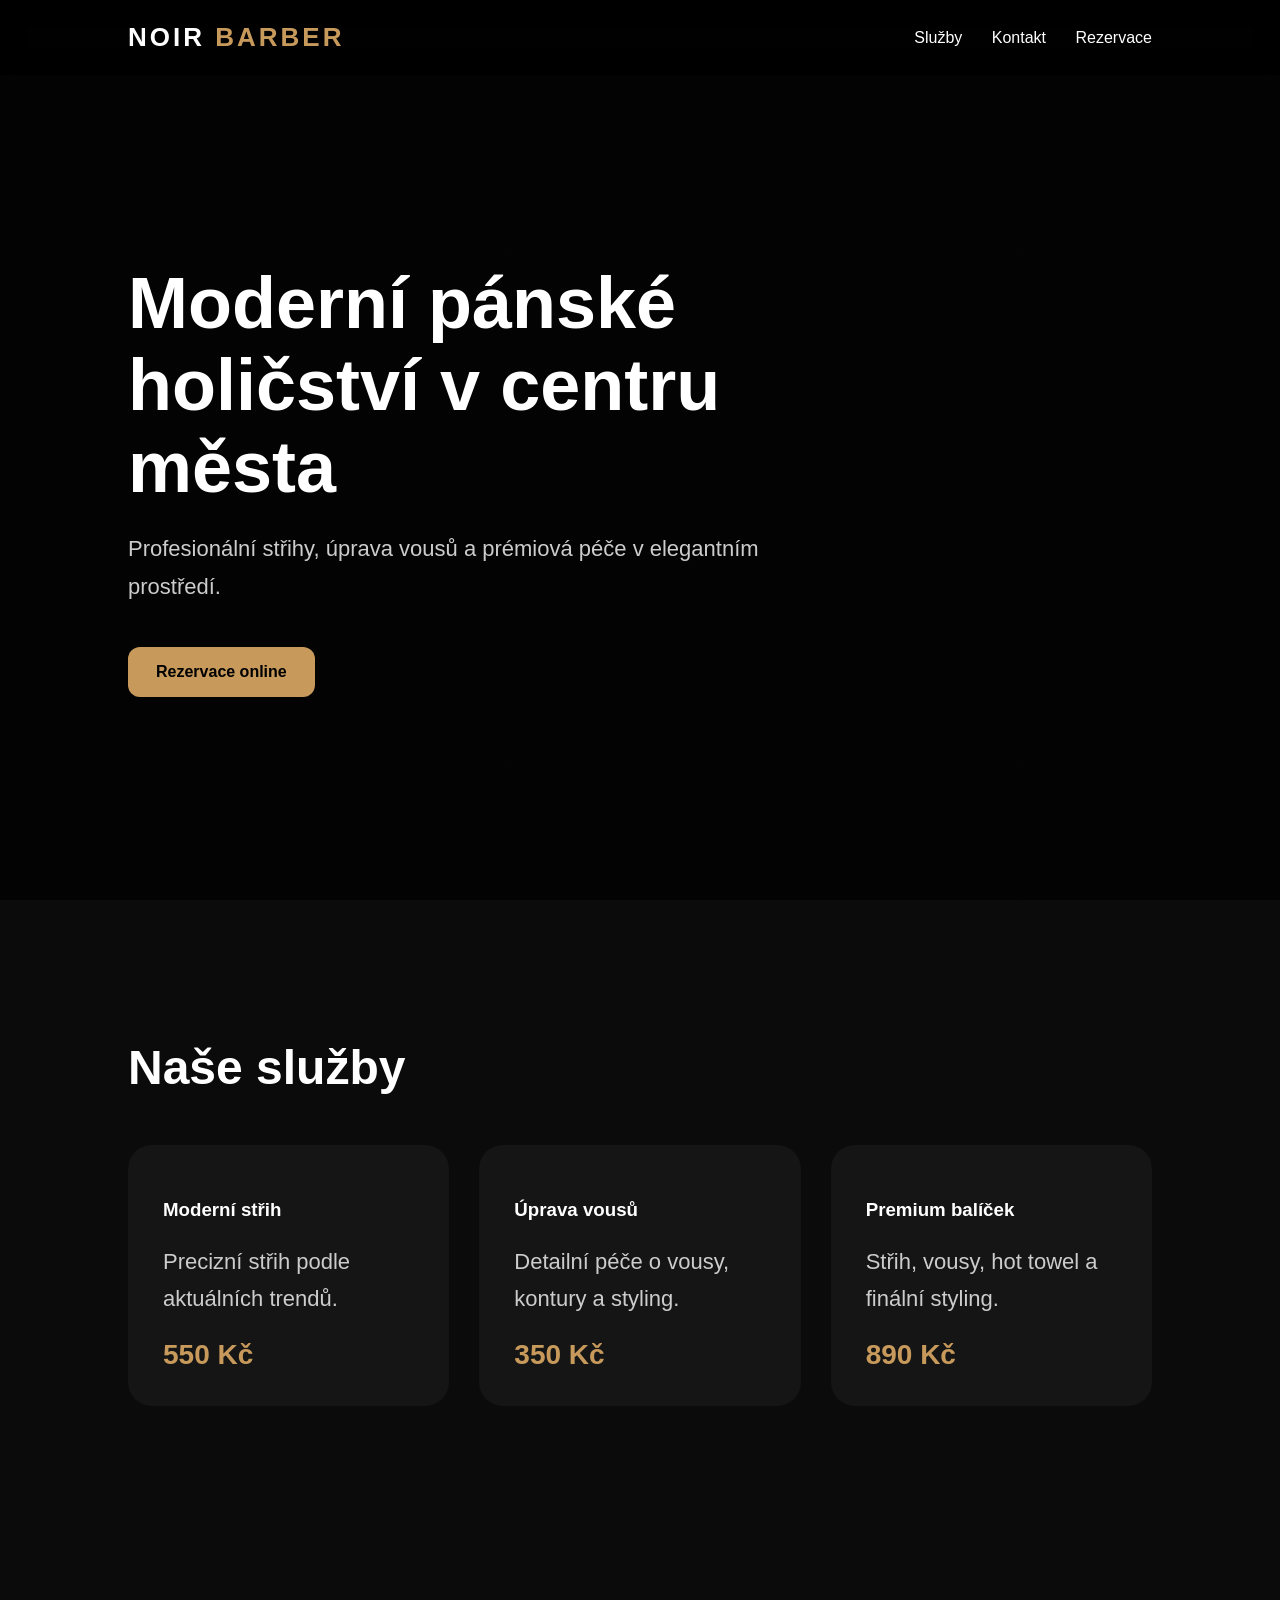
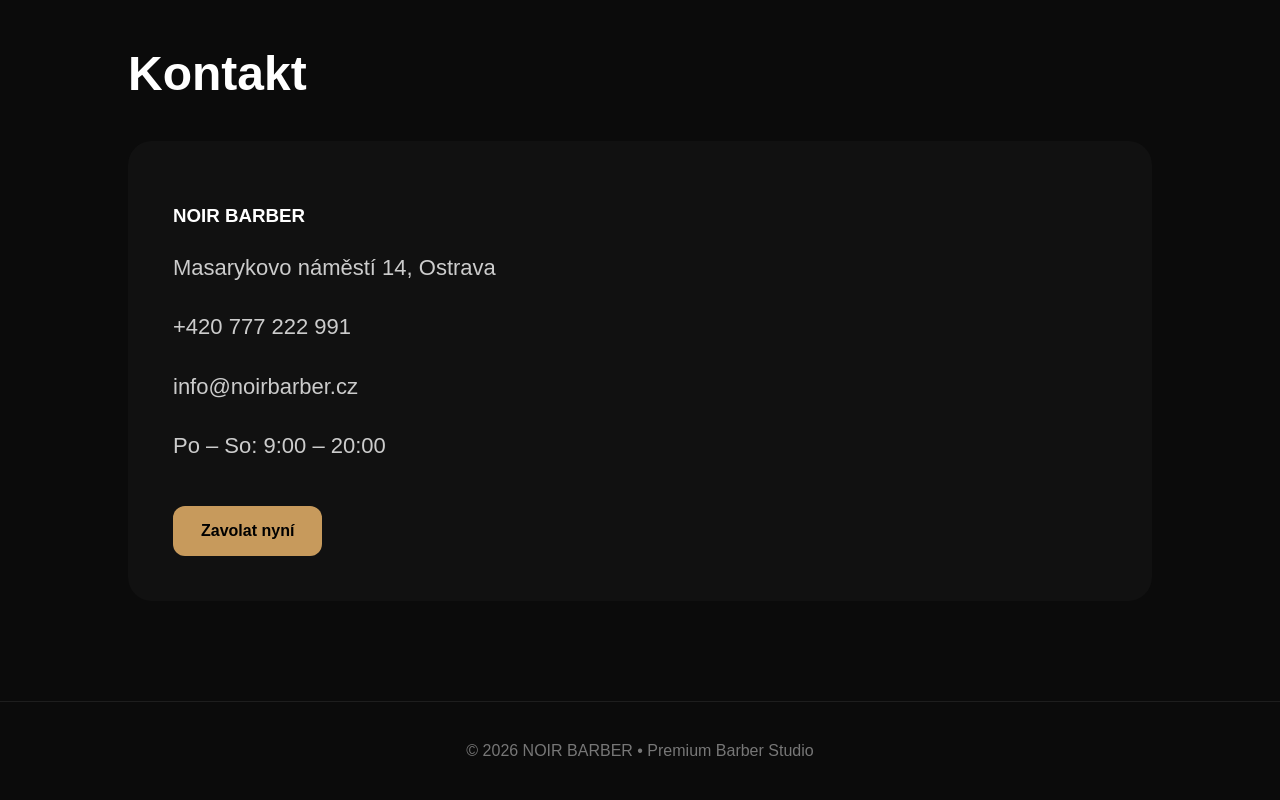
<file: noir-barber.html>
<!DOCTYPE html>
<html lang='cs'>
<head>
<meta charset='UTF-8'>
<meta name='viewport' content='width=device-width, initial-scale=1.0'>
<title>NOIR BARBER</title>
<style>
body{margin:0;font-family:Arial;background:#0b0b0b;color:white}
header{position:fixed;top:0;left:0;width:100%;z-index:10;background:rgba(0,0,0,.75);backdrop-filter:blur(10px)}
.nav{display:flex;justify-content:space-between;align-items:center;padding:22px 10%}
.logo{font-size:26px;font-weight:bold;letter-spacing:3px}
.logo span{color:#c79a5c}
.nav a{color:white;text-decoration:none;margin-left:25px}
.hero{height:100vh;display:flex;align-items:center;padding:0 10%;
background:linear-gradient(rgba(0,0,0,.7),rgba(0,0,0,.7)),
url('https://images.unsplash.com/photo-1622286342621-4bd786c2447c?q=80&w=1600&auto=format&fit=crop');
background-size:cover;background-position:center}
h1{font-size:72px;max-width:760px;margin-bottom:20px}
p{font-size:22px;max-width:650px;color:#ccc;line-height:1.7}
.btn{display:inline-block;background:#c79a5c;color:black;padding:16px 28px;
border-radius:12px;font-weight:bold;margin-top:20px;text-decoration:none}
.section{padding:100px 10%}
.cards{display:grid;grid-template-columns:repeat(auto-fit,minmax(280px,1fr));gap:30px}
.card{background:#151515;padding:35px;border-radius:24px}
.price{color:#c79a5c;font-size:28px;font-weight:bold}
.contact{background:#111;border-radius:24px;padding:45px;margin-top:40px}
.footer{text-align:center;padding:40px;color:#777;border-top:1px solid rgba(255,255,255,.08)}
@media(max-width:700px){h1{font-size:46px}.nav{padding:18px 6%}.nav-links{display:none}.hero,.section{padding-left:6%;padding-right:6%}}
</style>
</head>
<body>

<header>
<div class='nav'>
<div class='logo'>NOIR <span>BARBER</span></div>
<div class='nav-links'>
<a href='#sluzby'>Služby</a>
<a href='#kontakt'>Kontakt</a>
<a href='#kontakt'>Rezervace</a>
</div>
</div>
</header>

<section class='hero'>
<div>
<h1>Moderní pánské holičství v centru města</h1>
<p>Profesionální střihy, úprava vousů a prémiová péče v elegantním prostředí.</p>
<a class='btn' href='#kontakt'>Rezervace online</a>
</div>
</section>

<section class='section' id='sluzby'>
<h2 style='font-size:48px;margin-bottom:50px'>Naše služby</h2>

<div class='cards'>
<div class='card'>
<h3>Moderní střih</h3>
<p>Precizní střih podle aktuálních trendů.</p>
<div class='price'>550 Kč</div>
</div>

<div class='card'>
<h3>Úprava vousů</h3>
<p>Detailní péče o vousy, kontury a styling.</p>
<div class='price'>350 Kč</div>
</div>

<div class='card'>
<h3>Premium balíček</h3>
<p>Střih, vousy, hot towel a finální styling.</p>
<div class='price'>890 Kč</div>
</div>
</div>
</section>

<section class='section' id='kontakt'>
<h2 style='font-size:48px;margin-bottom:30px'>Kontakt</h2>

<div class='contact'>
<h3>NOIR BARBER</h3>
<p>Masarykovo náměstí 14, Ostrava</p>
<p>+420 777 222 991</p>
<p>info@noirbarber.cz</p>
<p>Po – So: 9:00 – 20:00</p>
<a class='btn' href='tel:+420777222991'>Zavolat nyní</a>
</div>
</section>

<div class='footer'>
© 2026 NOIR BARBER • Premium Barber Studio
</div>

</body>
</html>
</file>
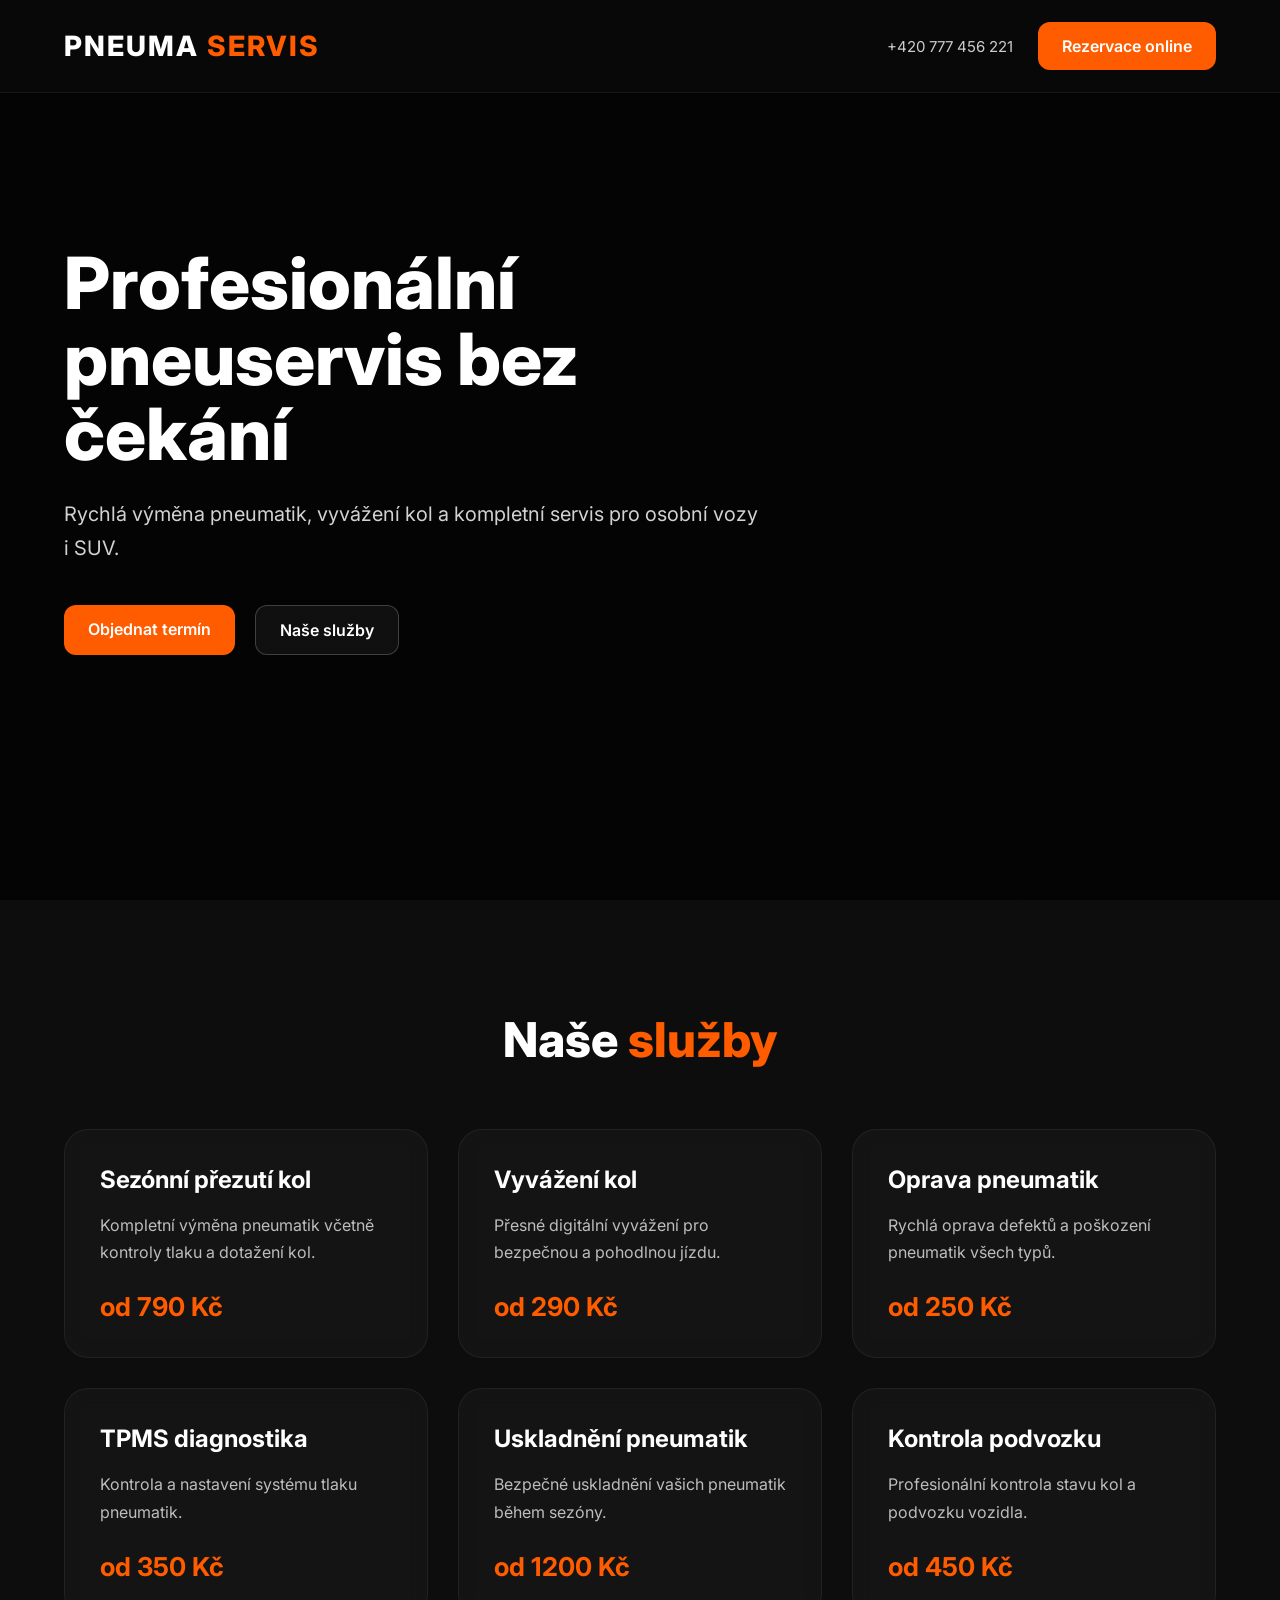
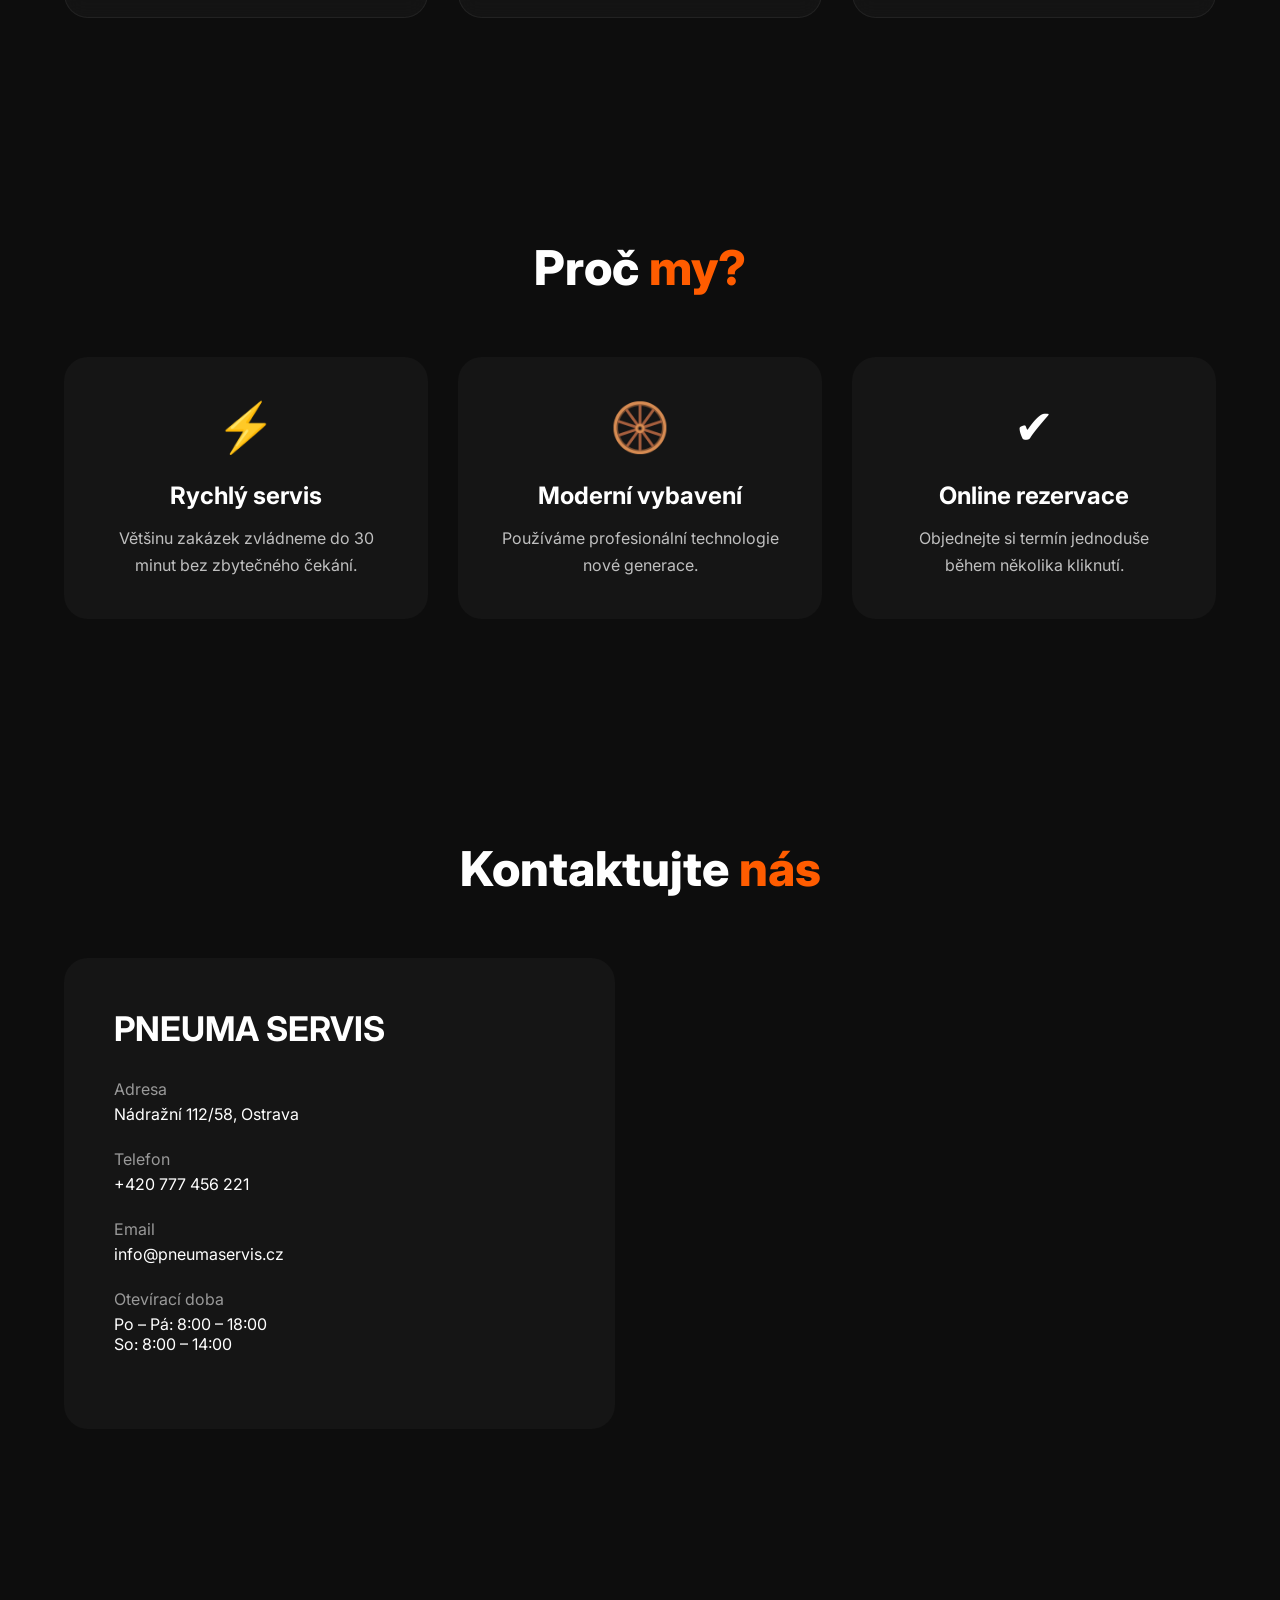
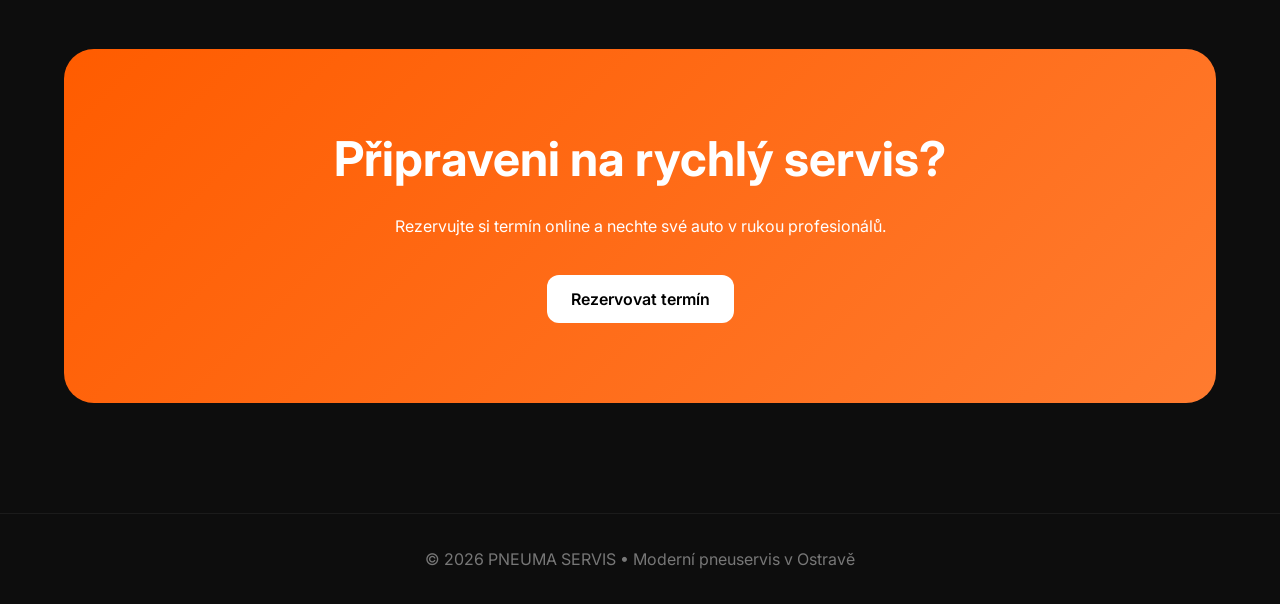
<file: pneuma-servis.html>
<!DOCTYPE html>
<html lang="cs">
<head>
  <meta charset="UTF-8" />
  <meta name="viewport" content="width=device-width, initial-scale=1.0" />
  <title>PNEUMA SERVIS</title>

  <link rel="preconnect" href="https://fonts.googleapis.com">
  <link href="https://fonts.googleapis.com/css2?family=Inter:wght@300;400;500;600;700;800&display=swap" rel="stylesheet">

  <style>

    *{
      margin:0;
      padding:0;
      box-sizing:border-box;
    }

    html{
      scroll-behavior:smooth;
    }

    body{
      font-family:'Inter',sans-serif;
      background:#0d0d0d;
      color:white;
      overflow-x:hidden;
    }

    a{
      text-decoration:none;
      color:inherit;
    }

    .container{
      width:90%;
      max-width:1300px;
      margin:auto;
    }

    /* HEADER */

    header{
      position:fixed;
      top:0;
      width:100%;
      z-index:1000;
      background:rgba(10,10,10,0.85);
      backdrop-filter:blur(10px);
      border-bottom:1px solid rgba(255,255,255,0.06);
    }

    .navbar{
      display:flex;
      justify-content:space-between;
      align-items:center;
      padding:22px 0;
    }

    .logo{
      font-size:28px;
      font-weight:800;
      letter-spacing:2px;
    }

    .logo span{
      color:#ff5c00;
    }

    .nav-right{
      display:flex;
      align-items:center;
      gap:25px;
    }

    .phone{
      color:#ccc;
      font-size:15px;
    }

    .btn{
      background:#ff5c00;
      padding:14px 24px;
      border-radius:12px;
      font-weight:600;
      transition:0.3s;
      display:inline-block;
    }

    .btn:hover{
      background:#ff7b2f;
      transform:translateY(-2px);
    }

    /* HERO */

    .hero{
      min-height:100vh;
      display:flex;
      align-items:center;
      background:
      linear-gradient(rgba(0,0,0,0.7), rgba(0,0,0,0.75)),
      url('https://images.unsplash.com/photo-1486006920555-c77dcf18193c?q=80&w=1600&auto=format&fit=crop');
      background-size:cover;
      background-position:center;
      position:relative;
    }

    .hero-content{
      max-width:700px;
    }

    .hero h1{
      font-size:72px;
      line-height:1.05;
      margin-bottom:25px;
      font-weight:800;
    }

    .hero p{
      font-size:20px;
      color:#d2d2d2;
      line-height:1.7;
      margin-bottom:40px;
    }

    .hero-buttons{
      display:flex;
      gap:20px;
      flex-wrap:wrap;
    }

    .btn-secondary{
      border:1px solid rgba(255,255,255,0.2);
      background:rgba(255,255,255,0.05);
    }

    .btn-secondary:hover{
      background:rgba(255,255,255,0.1);
    }

    /* SECTION */

    section{
      padding:110px 0;
    }

    .section-title{
      font-size:48px;
      margin-bottom:60px;
      text-align:center;
      font-weight:800;
    }

    .section-title span{
      color:#ff5c00;
    }

    /* SERVICES */

    .services-grid{
      display:grid;
      grid-template-columns:repeat(auto-fit,minmax(280px,1fr));
      gap:30px;
    }

    .service-card{
      background:rgba(255,255,255,0.03);
      border:1px solid rgba(255,255,255,0.06);
      border-radius:24px;
      padding:35px;
      transition:0.4s;
      backdrop-filter:blur(10px);
    }

    .service-card:hover{
      transform:translateY(-8px);
      border-color:#ff5c00;
    }

    .service-card h3{
      font-size:24px;
      margin-bottom:18px;
    }

    .service-card p{
      color:#bdbdbd;
      line-height:1.7;
      margin-bottom:25px;
    }

    .price{
      color:#ff5c00;
      font-size:26px;
      font-weight:700;
    }

    /* WHY US */

    .why-grid{
      display:grid;
      grid-template-columns:repeat(auto-fit,minmax(250px,1fr));
      gap:30px;
    }

    .why-card{
      text-align:center;
      padding:40px;
      background:#151515;
      border-radius:24px;
    }

    .why-card h3{
      margin:25px 0 15px;
      font-size:24px;
    }

    .why-card p{
      color:#bfbfbf;
      line-height:1.7;
    }

    .icon{
      font-size:48px;
    }

    /* CONTACT */

    .contact-wrapper{
      display:grid;
      grid-template-columns:1fr 1fr;
      gap:50px;
      align-items:center;
    }

    .contact-box{
      background:#151515;
      padding:50px;
      border-radius:24px;
    }

    .contact-box h3{
      font-size:34px;
      margin-bottom:30px;
    }

    .contact-item{
      margin-bottom:25px;
    }

    .contact-item span{
      display:block;
      color:#999;
      margin-bottom:5px;
    }

    iframe{
      width:100%;
      height:450px;
      border:none;
      border-radius:24px;
    }

    /* CTA */

    .cta{
      text-align:center;
      background:linear-gradient(135deg,#ff5c00,#ff7b2f);
      border-radius:30px;
      padding:80px 40px;
    }

    .cta h2{
      font-size:48px;
      margin-bottom:25px;
    }

    .cta p{
      max-width:700px;
      margin:auto;
      margin-bottom:35px;
      line-height:1.7;
      color:white;
    }

    .cta .btn{
      background:white;
      color:black;
    }

    .cta .btn:hover{
      background:#f3f3f3;
    }

    /* FOOTER */

    footer{
      padding:35px 0;
      text-align:center;
      color:#777;
      border-top:1px solid rgba(255,255,255,0.06);
    }

    /* MOBILE */

    @media(max-width:900px){

      .hero h1{
        font-size:48px;
      }

      .section-title{
        font-size:38px;
      }

      .contact-wrapper{
        grid-template-columns:1fr;
      }

      .navbar{
        flex-direction:column;
        gap:20px;
      }

      .nav-right{
        flex-direction:column;
      }

    }

  </style>
</head>
<body>

  <!-- HEADER -->

  <header>

    <div class="container navbar">

      <div class="logo">
        PNEUMA <span>SERVIS</span>
      </div>

      <div class="nav-right">

        <div class="phone">
          +420 777 456 221
        </div>

        <a href="#kontakt" class="btn">
          Rezervace online
        </a>

      </div>

    </div>

  </header>

  <!-- HERO -->

  <section class="hero">

    <div class="container">

      <div class="hero-content">

        <h1>
          Profesionální pneuservis bez čekání
        </h1>

        <p>
          Rychlá výměna pneumatik, vyvážení kol a kompletní servis pro osobní vozy i SUV.
        </p>

        <div class="hero-buttons">

          <a href="#kontakt" class="btn">
            Objednat termín
          </a>

          <a href="#sluzby" class="btn btn-secondary">
            Naše služby
          </a>

        </div>

      </div>

    </div>

  </section>

  <!-- SERVICES -->

  <section id="sluzby">

    <div class="container">

      <h2 class="section-title">
        Naše <span>služby</span>
      </h2>

      <div class="services-grid">

        <div class="service-card">

          <h3>Sezónní přezutí kol</h3>

          <p>
            Kompletní výměna pneumatik včetně kontroly tlaku a dotažení kol.
          </p>

          <div class="price">
            od 790 Kč
          </div>

        </div>

        <div class="service-card">

          <h3>Vyvážení kol</h3>

          <p>
            Přesné digitální vyvážení pro bezpečnou a pohodlnou jízdu.
          </p>

          <div class="price">
            od 290 Kč
          </div>

        </div>

        <div class="service-card">

          <h3>Oprava pneumatik</h3>

          <p>
            Rychlá oprava defektů a poškození pneumatik všech typů.
          </p>

          <div class="price">
            od 250 Kč
          </div>

        </div>

        <div class="service-card">

          <h3>TPMS diagnostika</h3>

          <p>
            Kontrola a nastavení systému tlaku pneumatik.
          </p>

          <div class="price">
            od 350 Kč
          </div>

        </div>

        <div class="service-card">

          <h3>Uskladnění pneumatik</h3>

          <p>
            Bezpečné uskladnění vašich pneumatik během sezóny.
          </p>

          <div class="price">
            od 1200 Kč
          </div>

        </div>

        <div class="service-card">

          <h3>Kontrola podvozku</h3>

          <p>
            Profesionální kontrola stavu kol a podvozku vozidla.
          </p>

          <div class="price">
            od 450 Kč
          </div>

        </div>

      </div>

    </div>

  </section>

  <!-- WHY US -->

  <section>

    <div class="container">

      <h2 class="section-title">
        Proč <span>my?</span>
      </h2>

      <div class="why-grid">

        <div class="why-card">

          <div class="icon">⚡</div>

          <h3>Rychlý servis</h3>

          <p>
            Většinu zakázek zvládneme do 30 minut bez zbytečného čekání.
          </p>

        </div>

        <div class="why-card">

          <div class="icon">🛞</div>

          <h3>Moderní vybavení</h3>

          <p>
            Používáme profesionální technologie nové generace.
          </p>

        </div>

        <div class="why-card">

          <div class="icon">✔</div>

          <h3>Online rezervace</h3>

          <p>
            Objednejte si termín jednoduše během několika kliknutí.
          </p>

        </div>

      </div>

    </div>

  </section>

  <!-- CONTACT -->

  <section id="kontakt">

    <div class="container">

      <h2 class="section-title">
        Kontaktujte <span>nás</span>
      </h2>

      <div class="contact-wrapper">

        <div class="contact-box">

          <h3>PNEUMA SERVIS</h3>

          <div class="contact-item">
            <span>Adresa</span>
            Nádražní 112/58, Ostrava
          </div>

          <div class="contact-item">
            <span>Telefon</span>
            +420 777 456 221
          </div>

          <div class="contact-item">
            <span>Email</span>
            info@pneumaservis.cz
          </div>

          <div class="contact-item">
            <span>Otevírací doba</span>
            Po – Pá: 8:00 – 18:00<br>
            So: 8:00 – 14:00
          </div>

        </div>

        <iframe
          src="https://www.google.com/maps/embed?pb=!1m18!1m12!1m3!1d10270.192068224182!2d18.262524!3d49.835934!2m3!1f0!2f0!3f0!3m2!1i1024!2i768!4f13.1!3m3!1m2!1s0x4713eb1f6f8f8e2b%3A0xf1c53e0c8f5e65d9!2sOstrava!5e0!3m2!1sen!2scz!4v1715420972190!5m2!1sen!2scz"
          allowfullscreen=""
          loading="lazy">
        </iframe>

      </div>

    </div>

  </section>

  <!-- CTA -->

  <section>

    <div class="container">

      <div class="cta">

        <h2>
          Připraveni na rychlý servis?
        </h2>

        <p>
          Rezervujte si termín online a nechte své auto v rukou profesionálů.
        </p>

        <a href="#kontakt" class="btn">
          Rezervovat termín
        </a>

      </div>

    </div>

  </section>

  <!-- FOOTER -->

  <footer>
    © 2026 PNEUMA SERVIS • Moderní pneuservis v Ostravě
  </footer>

</body>
</html>
</file>
